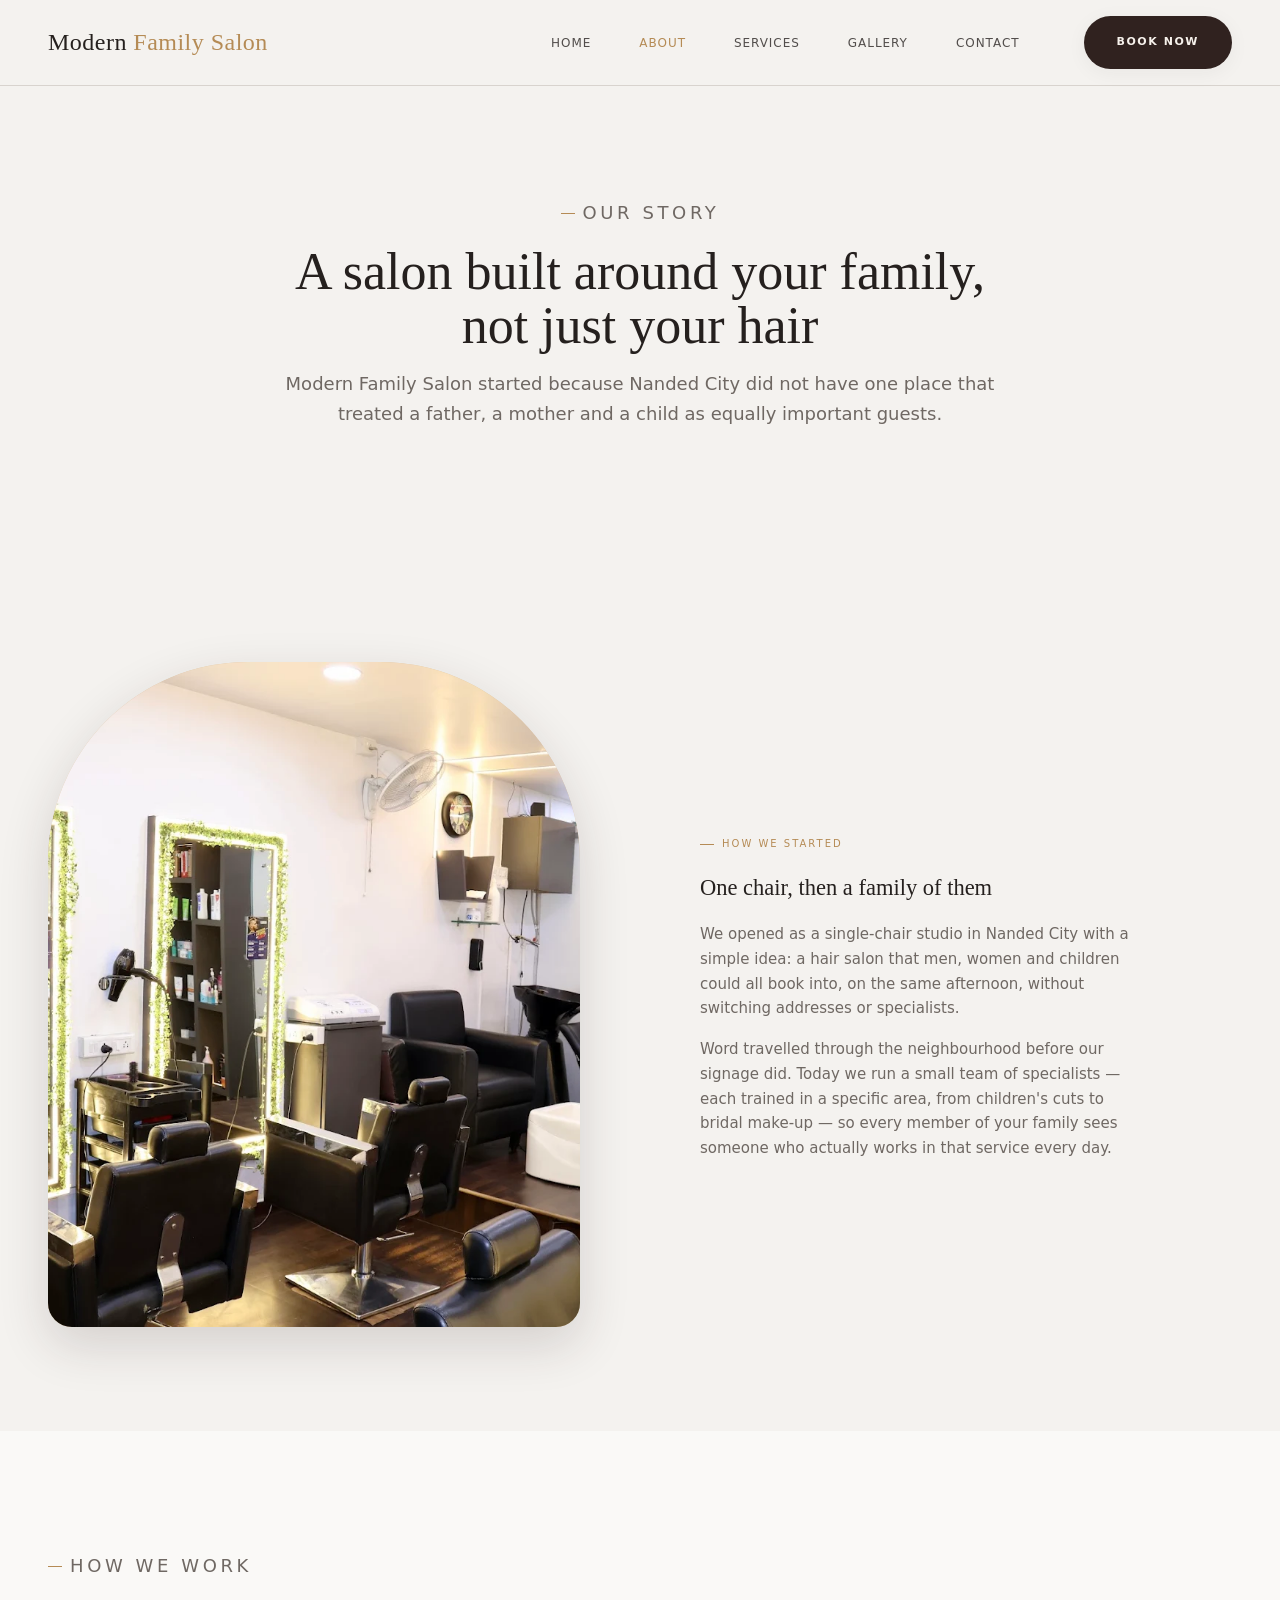
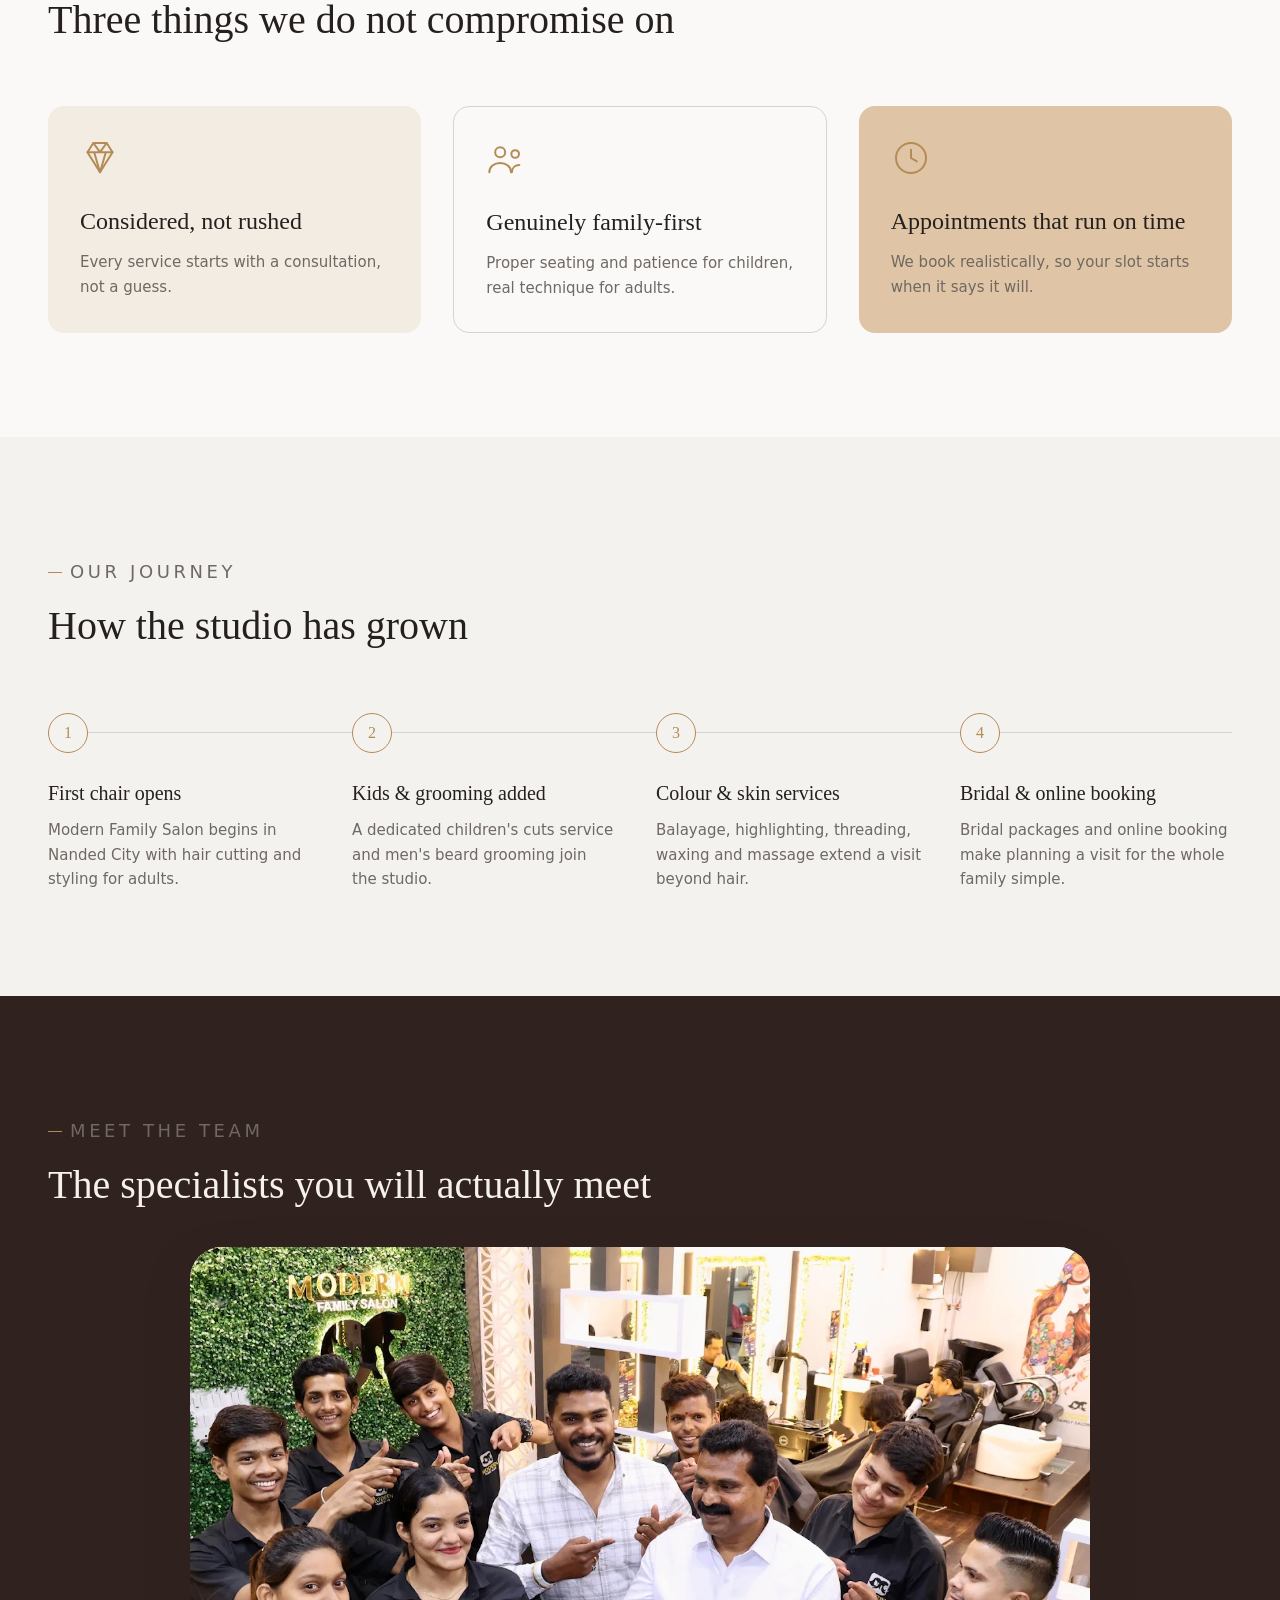
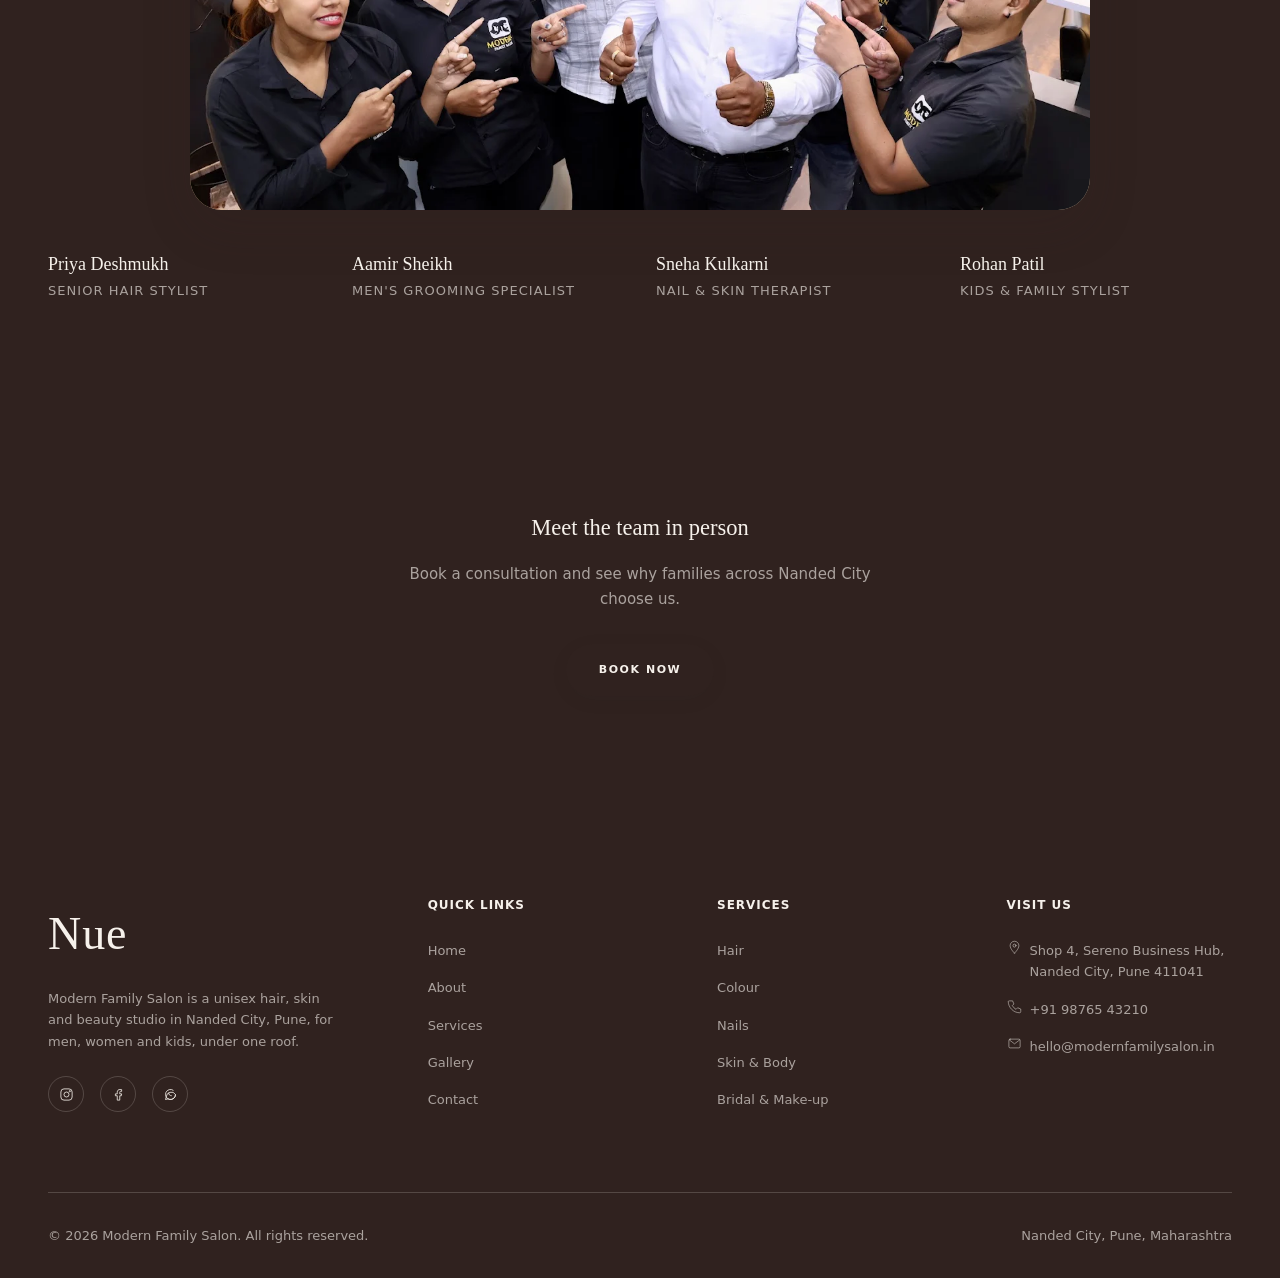
<file: about.html>
<!DOCTYPE html><html lang="en"><head><meta charset="UTF-8">
<title>About Us | Modern Family Salon, Unisex Salon in Nanded City, Pune</title>
<meta name="description" content="Learn about Modern Family Salon, the unisex hair and beauty salon in Nanded City, Pune serving men, women and kids since day one.">
<link rel="icon" href="data:image/svg+xml,%3Csvg xmlns='http://www.w3.org/2000/svg' viewBox='0 0 100 100'%3E%3Ctext y='.9em' font-size='90'%3E%F0%9F%92%87%3C/text%3E%3C/svg%3E">
<meta name="viewport" content="width=device-width, initial-scale=1">
<meta property="og:title" content="About Us | Modern Family Salon, Unisex Salon in Nanded City, Pune">
<meta property="og:description" content="Learn about Modern Family Salon, the unisex hair and beauty salon in Nanded City, Pune serving men, women and kids since day one.">
<meta property="og:type" content="website">
<meta property="og:url" content="https://modernfamilysalon.in/about.html">
<meta property="og:image" content="https://picsum.photos/seed/2500/1200/800">
<meta name="twitter:card" content="summary_large_image">
<meta name="twitter:title" content="About Us | Modern Family Salon, Unisex Salon in Nanded City, Pune">
<meta name="twitter:description" content="Learn about Modern Family Salon, the unisex hair and beauty salon in Nanded City, Pune serving men, women and kids since day one.">
<link rel="stylesheet" href="styles.css">
<script type="application/ld+json">{"@context":"https://schema.org","@type":"HairSalon","name":"Modern Family Salon","image":"https://picsum.photos/seed/90875/1200/800","description":"Learn about Modern Family Salon, the unisex hair and beauty salon in Nanded City, Pune serving men, women and kids since day one.","url":"https://modernfamilysalon.in/about.html","telephone":"+91-98765-43210","email":"hello@modernfamilysalon.in","priceRange":"₹₹","address":{"@type":"PostalAddress","streetAddress":"Shop 4, Sereno Business Hub, Nanded City","addressLocality":"Pune","addressRegion":"Maharashtra","postalCode":"411041","addressCountry":"IN"},"openingHoursSpecification":[{"@type":"OpeningHoursSpecification","dayOfWeek":["Monday","Tuesday","Wednesday","Thursday","Friday","Saturday"],"opens":"10:00","closes":"20:00"},{"@type":"OpeningHoursSpecification","dayOfWeek":"Sunday","opens":"11:00","closes":"18:00"}],"sameAs":["https://instagram.com/modernfamilysalon","https://facebook.com/modernfamilysalon"]}</script></head><body><header class="site-header"><div class="container"><a href="index.html" class="logo"><span>Modern</span> Family Salon</a>
<nav class="main-nav"><input type="checkbox" id="nav-toggle" class="nav-toggle"><label for="nav-toggle" class="nav-toggle-label" aria-label="Toggle menu"><span></span><span></span><span></span></label>
<ul class="nav-links">
<li><a href="index.html">Home</a></li>
<li><a href="about.html" aria-current="page">About</a></li>
<li><a href="services.html">Services</a></li>
<li><a href="gallery.html">Gallery</a></li>
<li><a href="contact.html">Contact</a></li>
</ul>
<a href="contact.html" class="btn btn-primary header-cta">Book Now</a>
</nav></div></header>
<section class="hero"><div class="container"><div class="section-heading center fade-up" style="max-width:760px"><p class="eyebrow" style="justify-content:center">OUR STORY</p><h1 style="font-size:var(--fs-h1)">A salon built around your family, not just your hair</h1><p style="margin-top:16px;color:var(--text-secondary);font-size:var(--fs-body-lg)">Modern Family Salon started because Nanded City did not have one place that treated a father, a mother and a child as equally important guests.</p></div></div></section>
<section><div class="container split">
<div class="fade-up"><div class="frame frame-arch" style="aspect-ratio:4/5"><img src="assets/interior.webp" alt="Interior of Modern Family Salon, a unisex salon in Nanded City, Pune" loading="lazy"></div></div>
<div class="fade-up d2"><p class="eyebrow">HOW WE STARTED</p><h2>One chair, then a family of them</h2>
<p style="margin:16px 0;color:var(--text-secondary);max-width:46ch">We opened as a single-chair studio in Nanded City with a simple idea: a hair salon that men, women and children could all book into, on the same afternoon, without switching addresses or specialists.</p>
<p style="color:var(--text-secondary);max-width:46ch">Word travelled through the neighbourhood before our signage did. Today we run a small team of specialists &mdash; each trained in a specific area, from children's cuts to bridal make-up &mdash; so every member of your family sees someone who actually works in that service every day.</p></div>
</div></section>

<section class="bg-raised"><div class="container">
<div class="section-heading"><p class="eyebrow">HOW WE WORK</p><h2>Three things we do not compromise on</h2></div>
<div class="grid grid-3">
<div class="card card-tint fade-up"><div class="card-icon"><svg viewBox="0 0 24 24" fill="none" stroke="currentColor" stroke-width="1.2" stroke-linecap="round" stroke-linejoin="round"><path d="M4.5 8.5L8 3h8l3.5 5.5L12 20.5z"/><path d="M4.5 8.5h15M8 3l4 5.5 4-5.5M8.5 8.5l3.5 12M15.5 8.5l-3.5 12"/></svg></div><h3>Considered, not rushed</h3><p>Every service starts with a consultation, not a guess.</p></div>
<div class="card fade-up d1"><div class="card-icon"><svg viewBox="0 0 24 24" fill="none" stroke="currentColor" stroke-width="1.2" stroke-linecap="round" stroke-linejoin="round"><circle cx="8.5" cy="8" r="3"/><path d="M2 20c0-3.3 2.9-5.6 6.5-5.6s6.5 2.3 6.5 5.6"/><circle cx="17.5" cy="9" r="2.3"/><path d="M15.5 20c.1-2.7 2-4.4 4.5-4.4"/></svg></div><h3>Genuinely family-first</h3><p>Proper seating and patience for children, real technique for adults.</p></div>
<div class="card card-beige fade-up d2"><div class="card-icon"><svg viewBox="0 0 24 24" fill="none" stroke="currentColor" stroke-width="1.2" stroke-linecap="round" stroke-linejoin="round"><circle cx="12" cy="12" r="9"/><path d="M12 7v5l3.5 2"/></svg></div><h3>Appointments that run on time</h3><p>We book realistically, so your slot starts when it says it will.</p></div>
</div></div></section>

<section><div class="container">
<div class="section-heading"><p class="eyebrow">OUR JOURNEY</p><h2>How the studio has grown</h2></div>
<div class="timeline">
<div class="timeline-step fade-up"><div class="timeline-num">1</div><h3>First chair opens</h3><p>Modern Family Salon begins in Nanded City with hair cutting and styling for adults.</p></div>
<div class="timeline-step fade-up d1"><div class="timeline-num">2</div><h3>Kids &amp; grooming added</h3><p>A dedicated children's cuts service and men's beard grooming join the studio.</p></div>
<div class="timeline-step fade-up d2"><div class="timeline-num">3</div><h3>Colour &amp; skin services</h3><p>Balayage, highlighting, threading, waxing and massage extend a visit beyond hair.</p></div>
<div class="timeline-step fade-up d3"><div class="timeline-num">4</div><h3>Bridal &amp; online booking</h3><p>Bridal packages and online booking make planning a visit for the whole family simple.</p></div>
</div></div></section>

<section class="bg-inverse"><div class="container">
<div class="section-heading" style="margin-bottom:40px"><p class="eyebrow">MEET THE TEAM</p><h2>The specialists you will actually meet</h2></div>
<div class="fade-up" style="max-width:900px;margin:0 auto"><div class="frame" style="aspect-ratio:16/10"><img src="assets/team.webp" alt="The Modern Family Salon team at the studio in Nanded City, Pune" loading="lazy"></div></div>
<div class="grid grid-4" style="margin-top:40px">
<div class="fade-up"><h3 style="font-size:18px">Priya Deshmukh</h3><p style="color:var(--text-on-dark-muted);font-size:13px;letter-spacing:.08em;text-transform:uppercase">Senior Hair Stylist</p></div>
<div class="fade-up d1"><h3 style="font-size:18px">Aamir Sheikh</h3><p style="color:var(--text-on-dark-muted);font-size:13px;letter-spacing:.08em;text-transform:uppercase">Men's Grooming Specialist</p></div>
<div class="fade-up d2"><h3 style="font-size:18px">Sneha Kulkarni</h3><p style="color:var(--text-on-dark-muted);font-size:13px;letter-spacing:.08em;text-transform:uppercase">Nail &amp; Skin Therapist</p></div>
<div class="fade-up d3"><h3 style="font-size:18px">Rohan Patil</h3><p style="color:var(--text-on-dark-muted);font-size:13px;letter-spacing:.08em;text-transform:uppercase">Kids &amp; Family Stylist</p></div>
</div></div></section>
<section class="bg-inverse"><div class="container" style="text-align:center"><h2 class="fade-up">Meet the team in person</h2><p style="margin:16px auto 32px;max-width:520px" class="fade-up d1">Book a consultation and see why families across Nanded City choose us.</p><a href="contact.html" class="btn btn-primary fade-up d2">Book Now</a></div></section>
<footer class="site-footer"><div class="container"><div class="footer-grid">
<div><div class="footer-logo">Nue</div><p class="footer-desc">Modern Family Salon is a unisex hair, skin and beauty studio in Nanded City, Pune, for men, women and kids, under one roof.</p>
<div class="social-row"><a href="https://instagram.com/modernfamilysalon" aria-label="Instagram"><svg viewBox="0 0 24 24" fill="none" stroke="currentColor" stroke-width="1.3"><rect x="3" y="3" width="18" height="18" rx="5"/><circle cx="12" cy="12" r="4"/><circle cx="17.3" cy="6.7" r="1"/></svg></a><a href="https://facebook.com/modernfamilysalon" aria-label="Facebook"><svg viewBox="0 0 24 24" fill="none" stroke="currentColor" stroke-width="1.3"><path d="M14 21v-7h2.5l.5-3H14V8.5c0-1 .3-1.5 1.7-1.5H17V4.2c-.5-.07-1.6-.2-2.7-.2-2.6 0-4.3 1.5-4.3 4.4V11H7v3h3v7z"/></svg></a><a href="https://wa.me/919876543210" aria-label="WhatsApp"><svg viewBox="0 0 24 24" fill="none" stroke="currentColor" stroke-width="1.3"><path d="M20 12a8 8 0 1 1-3.3-6.5"/><path d="M20 12a8 8 0 0 1-11.8 7L4 20l1.2-4A8 8 0 0 1 20 12z"/><path d="M9 9c0 3 2 5 5 5"/></svg></a></div></div>
<div><h4>Quick Links</h4><a href="index.html">Home</a><a href="about.html">About</a><a href="services.html">Services</a><a href="gallery.html">Gallery</a><a href="contact.html">Contact</a></div>
<div><h4>Services</h4><a href="services.html#hair">Hair</a><a href="services.html#colour">Colour</a><a href="services.html#nails">Nails</a><a href="services.html#skin-body">Skin &amp; Body</a><a href="services.html#bridal">Bridal &amp; Make-up</a></div>
<div><h4>Visit Us</h4><a href="https://maps.google.com/?q=Nanded+City+Pune" style="display:flex;gap:8px"><svg viewBox="0 0 24 24" fill="none" stroke="currentColor" stroke-width="1.2" stroke-linecap="round" stroke-linejoin="round"><path d="M12 21s7-6.5 7-12a7 7 0 1 0-14 0c0 5.5 7 12 7 12z"/><circle cx="12" cy="9" r="2.4"/></svg><span>Shop 4, Sereno Business Hub, Nanded City, Pune 411041</span></a><a href="tel:+919876543210" style="display:flex;gap:8px"><svg viewBox="0 0 24 24" fill="none" stroke="currentColor" stroke-width="1.2" stroke-linecap="round" stroke-linejoin="round"><path d="M5 3h4l2 5-2.5 2.5a13 13 0 0 0 6 6L17 14l5 2v4a2 2 0 0 1-2 2C10.5 22 2 13.5 2 4a1 1 0 0 1 1-1z"/></svg><span>+91 98765 43210</span></a><a href="mailto:hello@modernfamilysalon.in" style="display:flex;gap:8px"><svg viewBox="0 0 24 24" fill="none" stroke="currentColor" stroke-width="1.2" stroke-linecap="round" stroke-linejoin="round"><rect x="3" y="5" width="18" height="14" rx="2"/><path d="M4 6.5l8 6 8-6"/></svg><span>hello@modernfamilysalon.in</span></a></div>
</div><div class="footer-bottom"><span>&copy; 2026 Modern Family Salon. All rights reserved.</span><span>Nanded City, Pune, Maharashtra</span></div></div></footer></body></html>
</file>
<file: styles.css>
/* ===== Design tokens — swap these for your own brand values ===== */
:root{
  --color-page:#F4F2EF;--color-surface:#FAF9F7;--color-ink:#30221F;--color-ink-deep:#241916;--color-ink-hover:#44312C;
  --color-accent:#B58B55;--color-accent-tint:rgba(181,139,85,.12);--color-beige:#DFC5A5;--color-taupe:#A89B92;
  --color-border:#D8D3CE;--color-border-on-dark:rgba(246,241,235,.18);
  --text-primary:#25201E;--text-secondary:#6F6863;--text-muted:#938B85;--text-on-dark:#F6F1EB;--text-on-dark-muted:rgba(246,241,235,.62);--text-accent:#B58B55;
  --font-serif:"Cormorant Garamond","Bodoni Moda",Georgia,serif;--font-sans:"Inter","Montserrat",system-ui,sans-serif;
  --fs-hero:clamp(38px,7vw,64px);--lh-hero:1.04;--fs-h1:clamp(32px,5vw,52px);--lh-h1:1.08;--fs-h2:clamp(28px,4vw,40px);--lh-h2:1.12;--fs-h3:24px;--lh-h3:1.2;
  --fs-body-lg:18px;--lh-body-lg:1.7;--fs-body:15px;--lh-body:1.65;--fs-small:13px;--fs-nav:12px;--ls-nav:.08em;--fs-eyebrow:10px;--ls-eyebrow:.2em;--fs-button:11px;--ls-button:.14em;
  --space-xs:4px;--space-sm:8px;--space-md:16px;--space-lg:24px;--space-xl:32px;--space-2xl:48px;--space-3xl:64px;--space-4xl:96px;--space-5xl:120px;
  --section-y:104px;--section-y-tablet:80px;--section-y-mobile:64px;--container-max:1320px;--container-narrow:1200px;--measure:640px;
  --radius-sm:12px;--radius-md:16px;--radius-image:24px;--radius-image-lg:32px;--radius-pill:999px;--radius-asym:32px 4px 32px 4px;--radius-asym-r:4px 32px 4px 32px;
  --shadow-sm:0 4px 20px rgba(48,34,31,.05);--shadow-md:0 10px 35px rgba(48,34,31,.08);--shadow-image:0 18px 50px rgba(48,34,31,.16);--shadow-image-lg:0 30px 70px rgba(48,34,31,.22);
  --ease-out:cubic-bezier(.22,.61,.36,1);--dur-hover:250ms;--dur-reveal:650ms;--header-height:86px;
}
@import url("https://fonts.googleapis.com/css2?family=Cormorant+Garamond:ital,wght@0,300;0,400;0,500;0,600;1,300;1,400;1,500&family=Inter:wght@300;400;500;600&display=swap");
*{margin:0;padding:0;box-sizing:border-box}
html{scroll-behavior:smooth}
body{background:var(--color-page);color:var(--text-primary);font-family:var(--font-sans);font-size:var(--fs-body);line-height:var(--lh-body);-webkit-font-smoothing:antialiased;overflow-x:hidden}
img{max-width:100%;display:block}
a{color:var(--text-accent);text-decoration:none}
a:hover{text-decoration:underline;text-decoration-color:var(--text-accent);text-underline-offset:6px}
h1,h2,h3{font-family:var(--font-serif);font-weight:400;color:var(--text-primary);text-wrap:pretty}
p{text-wrap:pretty}
ul{list-style:none}
:focus-visible{outline:2px solid var(--text-accent);outline-offset:3px;border-radius:4px}
.container{max-width:var(--container-max);margin:0 auto;padding:0 var(--space-2xl)}
.container-narrow{max-width:var(--container-narrow);margin:0 auto;padding:0 var(--space-2xl)}
@media (max-width:640px){.container,.container-narrow{padding:0 var(--space-lg)}}
section{padding:var(--section-y) 0}
@media (max-width:1024px){section{padding:var(--section-y-tablet) 0}}
@media (max-width:640px){section{padding:var(--section-y-mobile) 0}}
.bg-raised{background:var(--color-surface)}
.bg-inverse{background:var(--color-ink);color:var(--text-on-dark)}
.bg-inverse h1,.bg-inverse h2,.bg-inverse h3{color:var(--text-on-dark)}
.bg-inverse p{color:var(--text-on-dark-muted)}

/* reveal-on-scroll fallback: CSS-only fade-in via animation on load (no JS) */
@keyframes fadeUp{from{opacity:0;transform:translateY(20px)}to{opacity:1;transform:translateY(0)}}
.fade-up{animation:fadeUp var(--dur-reveal) var(--ease-out) both}
.d1{animation-delay:.08s}.d2{animation-delay:.16s}.d3{animation-delay:.24s}.d4{animation-delay:.32s}
@keyframes fadeUpTilted{from{opacity:0;transform:translateY(20px) rotate3d(0,1,0,-5deg) translateZ(20px) scale(1.02)}to{opacity:1;transform:rotate3d(0,1,0,-5deg) translateZ(20px) scale(1.02)}}
.fade-up-tilt{animation:fadeUpTilted var(--dur-reveal) var(--ease-out) both}
@supports (animation-timeline: view()){
  .fade-up,.fade-up.d1,.fade-up.d2,.fade-up.d3,.fade-up.d4{animation:fadeUp .6s linear both;animation-timeline:view();animation-range:entry 0% cover 35%}
}

/* ===== Eyebrow / heading system ===== */
.eyebrow{display:inline-flex;align-items:center;gap:var(--space-sm);font-size:var(--fs-eyebrow);letter-spacing:var(--ls-eyebrow);text-transform:uppercase;color:var(--text-accent);font-weight:500;margin-bottom:var(--space-md)}
.eyebrow::before{content:"";width:14px;height:1px;background:var(--text-accent)}
.section-heading{max-width:640px;margin-bottom:var(--space-3xl)}
.section-heading h2{font-size:var(--fs-h2);line-height:var(--lh-h2)}
.section-heading p{margin-top:var(--space-md);color:var(--text-secondary);font-size:var(--fs-body-lg);line-height:var(--lh-body-lg)}
.accent-italic{font-style:italic;color:var(--text-accent)}
.center{text-align:center;margin-left:auto;margin-right:auto}

/* ===== Buttons ===== */
.btn{position:relative;overflow:hidden;display:inline-flex;align-items:center;justify-content:center;gap:var(--space-sm);font-family:var(--font-sans);font-size:var(--fs-button);letter-spacing:var(--ls-button);text-transform:uppercase;font-weight:600;padding:16px 32px;border-radius:var(--radius-pill);border:1px solid transparent;cursor:pointer;transition:transform var(--dur-hover) var(--ease-out),box-shadow var(--dur-hover) var(--ease-out),background var(--dur-hover) var(--ease-out);white-space:nowrap;text-decoration:none}
.btn:hover{text-decoration:none;transform:translateY(-2px)}
.btn::after{content:"";position:absolute;top:0;left:-60%;width:40%;height:100%;background:linear-gradient(115deg,transparent,rgba(255,255,255,.35),transparent);transform:skewX(-20deg);transition:left 650ms var(--ease-out)}
.btn:hover::after{left:130%}
.btn-primary{background:var(--color-ink);color:var(--text-on-dark);box-shadow:var(--shadow-sm)}
.btn-primary:hover{background:var(--color-ink-hover)}
.btn-secondary{background:transparent;border-color:var(--color-ink);color:var(--color-ink)}
.bg-inverse .btn-secondary{border-color:var(--text-on-dark);color:var(--text-on-dark)}
.btn-secondary:hover{background:var(--color-ink);color:var(--text-on-dark)}
.bg-inverse .btn-secondary:hover{background:var(--text-on-dark);color:var(--color-ink)}

/* ===== Sparkle decoration ===== */
@keyframes sparklePulse{0%,100%{transform:scale(1) rotate(0deg);opacity:.55}50%{transform:scale(1.25) rotate(12deg);opacity:1}}
.sparkle{position:absolute;color:var(--text-accent);opacity:.7;pointer-events:none;animation:sparklePulse 3.4s var(--ease-out) infinite}
.sparkle.d2{animation-delay:1.1s}.sparkle.d3{animation-delay:2s}
.arc-line{position:absolute;opacity:.5;pointer-events:none;color:var(--color-ink)}
@keyframes drift{0%,100%{transform:translateY(0)}50%{transform:translateY(-14px)}}
.drift{animation:drift 6s var(--ease-out) infinite}
.drift.slow{animation-duration:8.5s;animation-delay:.6s}

/* ===== Header ===== */
.site-header{height:var(--header-height);border-bottom:1px solid var(--color-border);background:var(--color-page);position:sticky;top:0;z-index:50}
.site-header .container{height:100%;display:flex;align-items:center;justify-content:space-between;gap:var(--space-xl)}
.logo{font-family:var(--font-serif);font-size:24px;color:var(--text-accent);letter-spacing:.02em;white-space:nowrap;flex-shrink:0}
.logo span{color:var(--text-primary)}
.main-nav{display:flex;align-items:center;gap:var(--space-3xl)}
.nav-links{display:flex;gap:var(--space-2xl)}
.nav-links a{font-size:var(--fs-nav);letter-spacing:var(--ls-nav);text-transform:uppercase;color:var(--text-primary);opacity:.78;transition:var(--dur-hover) var(--ease-out);text-decoration:none}
.nav-links a:hover,.nav-links a[aria-current="page"]{opacity:1;color:var(--text-accent)}
.nav-toggle,.nav-toggle-label{display:none}
@media (max-width:1150px){
  .nav-links{position:fixed;inset:var(--header-height) 0 0 0;background:var(--color-page);flex-direction:column;align-items:flex-start;padding:var(--space-3xl) var(--space-2xl);gap:var(--space-xl);transform:translateY(-12px);opacity:0;visibility:hidden;transition:opacity var(--dur-hover) var(--ease-out),transform var(--dur-hover) var(--ease-out);z-index:40}
  .nav-links a{font-size:16px}
  .nav-toggle-label{display:flex;flex-direction:column;justify-content:center;gap:5px;width:28px;height:22px;cursor:pointer;z-index:60}
  .nav-toggle-label span{display:block;width:100%;height:1px;background:var(--text-primary);transition:var(--dur-hover) var(--ease-out)}
  .nav-toggle:checked ~ .nav-links{transform:translateY(0);opacity:1;visibility:visible}
  .header-cta{display:none}
}
@media (max-width:1150px){
  .nav-toggle:checked ~ .nav-toggle-label span:nth-child(1){transform:translateY(6px) rotate(45deg)}
  .nav-toggle:checked ~ .nav-toggle-label span:nth-child(2){opacity:0}
  .nav-toggle:checked ~ .nav-toggle-label span:nth-child(3){transform:translateY(-6px) rotate(-45deg)}
}

/* ===== Hero / split layouts ===== */
.hero{position:relative;padding:var(--space-4xl) 0 var(--space-3xl)}
.split{display:grid;grid-template-columns:1fr 1fr;gap:var(--space-5xl);align-items:center}
@media (max-width:900px){.split{grid-template-columns:1fr;gap:var(--space-3xl)}}
.split.reverse{direction:rtl}.split.reverse>*{direction:ltr}
.hero h1{font-size:var(--fs-hero);line-height:var(--lh-hero)}
.hero .lead{margin:var(--space-lg) 0 var(--space-xl);color:var(--text-secondary);font-size:var(--fs-body-lg);max-width:44ch}
.stack{position:relative;perspective:1200px}

/* ===== Full-width hero banner ===== */
.hero-banner{position:relative;width:100%;height:86vh;min-height:560px;max-height:860px;overflow:hidden}
.hero-banner .banner-img-wrap{position:absolute;inset:0;overflow:hidden}
.hero-banner img{width:100%;height:100%;object-fit:cover;object-position:center 25%;animation:heroZoom 9s var(--ease-out) forwards}
@keyframes heroZoom{from{transform:scale(1.14)}to{transform:scale(1)}}
.hero-banner .scrim{position:absolute;inset:0;background:linear-gradient(180deg,rgba(37,32,30,.15) 0%,rgba(37,32,30,.5) 40%,rgba(37,32,30,.88) 70%,rgba(37,32,30,.92) 100%)}
.hero-banner .hero-content{position:absolute;left:0;right:0;bottom:0;padding:0 var(--space-2xl) var(--space-4xl);max-width:var(--container-max);margin:0 auto;color:var(--text-on-dark)}
.hero-banner .hero-content .eyebrow{color:var(--text-accent)}
.hero-banner .hero-content h1{color:var(--text-on-dark)}
.hero-banner .hero-content p.lead{color:var(--text-on-dark-muted)}
@keyframes heroEnter{from{opacity:0;transform:translateY(46px)}to{opacity:1;transform:translateY(0)}}
.hero-enter{opacity:0;animation:heroEnter 900ms var(--ease-out) forwards}
.he1{animation-delay:.15s}.he2{animation-delay:.32s}.he3{animation-delay:.48s}.he4{animation-delay:.62s}
@media (max-width:900px){.hero-banner{height:78vh;min-height:480px}}
@media (max-width:640px){.hero-banner{height:88vh;min-height:520px}.hero-banner .hero-content{padding:0 var(--space-lg) var(--space-3xl)}}
.hero-badge{position:absolute;right:var(--space-2xl);bottom:22%;z-index:3;background:var(--color-surface);color:var(--text-primary);padding:22px 30px;border-radius:var(--radius-md);box-shadow:var(--shadow-image-lg);transform:perspective(900px) rotate3d(1,1,0,10deg);animation:badgeFloat 4.5s ease-in-out infinite}
.hero-badge .num{font-family:var(--font-serif);font-size:32px;color:var(--text-accent);line-height:1}
.hero-badge .lbl{font-size:11px;letter-spacing:.08em;text-transform:uppercase;color:var(--text-secondary);margin-top:4px}
@keyframes badgeFloat{0%,100%{transform:perspective(900px) rotate3d(1,1,0,10deg) translateY(0)}50%{transform:perspective(900px) rotate3d(1,1,0,10deg) translateY(-12px)}}
@media (max-width:900px){.hero-badge{display:none}}

/* ===== Hero image carousel (CSS-only, 5s per slide) ===== */
.hero-carousel{position:absolute;inset:0}
.hero-carousel .slide{position:absolute;inset:0;width:100%;height:100%;object-fit:cover;object-position:center 25%;opacity:0;animation:slideCycle 20s ease-in-out infinite}
.hero-carousel .slide:nth-child(1){animation-delay:0s}
.hero-carousel .slide:nth-child(2){animation-delay:5s}
.hero-carousel .slide:nth-child(3){animation-delay:10s}
.hero-carousel .slide:nth-child(4){animation-delay:15s}
@keyframes slideCycle{0%{opacity:0;transform:scale(1.08)}5%{opacity:1}30%{opacity:1;transform:scale(1)}35%{opacity:0}100%{opacity:0}}

/* ===== Animated stat counter (CSS-only) ===== */
@property --num{syntax:'<integer>';inherits:false;initial-value:0}
.counter{--num:0;counter-reset:num var(--num);animation:countUp 1.8s var(--ease-out) .3s forwards}
.counter::after{content:counter(num)}
@keyframes countUp{to{--num:var(--to)}}

/* image frames — layered, dimensional */
.frame{border-radius:var(--radius-image-lg);overflow:hidden;box-shadow:var(--shadow-image);background:var(--color-beige);transition:transform 550ms var(--ease-out),box-shadow 550ms var(--ease-out)}
.frame img{width:100%;height:100%;object-fit:cover;transition:transform 700ms var(--ease-out)}
.frame:hover{transform:rotate3d(1,-1,0,4deg) translateY(-6px) scale(1.015);box-shadow:var(--shadow-image-lg)}
.frame:hover img{transform:scale(1.06)}
.split,.layered,.service-row,.grid,.gal-grid{perspective:1200px}
.frame-arch{border-radius:200px 200px var(--radius-image) var(--radius-image)}
.frame-asym{border-radius:var(--radius-asym)}
.frame-asym-r{border-radius:var(--radius-asym-r)}
.frame-tilt{transform:rotate(-3deg) translateZ(0);transition:transform 700ms var(--ease-out)}
.frame-float{position:relative;z-index:2}
.frame-behind{position:absolute;z-index:1;filter:saturate(.9)}
.layered{position:relative;perspective:1600px}
.layered .frame-behind{width:62%;top:14%;left:-8%;transform:rotate3d(0,1,0,-22deg) translateZ(-30px) translateY(0);box-shadow:var(--shadow-image);animation:layerFloat 5.5s ease-in-out infinite}
.layered .frame-float{width:78%;margin-left:auto;box-shadow:var(--shadow-image-lg);transform:rotate3d(0,1,0,8deg) translateZ(40px);animation:layerFloat2 5.5s ease-in-out infinite 1.2s}
@keyframes layerFloat{0%,100%{transform:rotate3d(0,1,0,-22deg) translateZ(-30px) translateY(0)}50%{transform:rotate3d(0,1,0,-22deg) translateZ(-30px) translateY(-14px)}}
@keyframes layerFloat2{0%,100%{transform:rotate3d(0,1,0,8deg) translateZ(40px) translateY(0)}50%{transform:rotate3d(0,1,0,8deg) translateZ(40px) translateY(-16px)}}
@media (max-width:640px){.layered .frame-behind{display:none}.layered .frame-float{width:100%;animation:none;transform:none}}

/* ===== Feature / service cards ===== */
.grid{display:grid;gap:var(--space-xl)}
.grid-3{grid-template-columns:repeat(3,1fr)}
.grid-4{grid-template-columns:repeat(4,1fr)}
@media (max-width:900px){.grid-3,.grid-4{grid-template-columns:repeat(2,1fr)}}
@media (max-width:560px){.grid-3,.grid-4{grid-template-columns:1fr}}
.card{background:var(--color-surface);border-radius:var(--radius-md);padding:var(--space-xl);border:1px solid var(--color-border);transition:transform 450ms var(--ease-out),box-shadow 450ms var(--ease-out);transform-style:preserve-3d}
.card:hover{transform:translateY(-8px) rotate3d(1,-0.3,0,3deg);box-shadow:var(--shadow-md)}
.card .card-icon{transition:transform 450ms var(--ease-out)}
.card:hover .card-icon{transform:translateY(-3px) scale(1.08)}
.card-beige{background:var(--color-beige);border:none}
.card-tint{background:var(--color-accent-tint);border:none}
.card-icon{width:40px;height:40px;color:var(--text-accent);margin-bottom:var(--space-lg)}
.card-thumb{width:100%;aspect-ratio:16/10;border-radius:var(--radius-sm);overflow:hidden;margin-bottom:var(--space-lg);box-shadow:var(--shadow-sm)}
.card-thumb img{width:100%;height:100%;object-fit:cover;transition:transform 550ms var(--ease-out)}
.card:hover .card-thumb img{transform:scale(1.08)}
.card h3{font-size:var(--fs-h3);margin-bottom:var(--space-sm)}
.card p{color:var(--text-secondary)}

/* ===== Service rows (no container, full-width two-col) ===== */
.service-row{display:grid;grid-template-columns:1fr 1fr;gap:var(--space-5xl);align-items:center;padding:var(--space-3xl) 0;border-bottom:1px solid var(--color-border)}
.service-row:last-child{border-bottom:none}
@media (max-width:900px){.service-row{grid-template-columns:1fr;gap:var(--space-xl)}}
.service-row .frame{aspect-ratio:4/3}
.service-list{list-style:none}
.service-list li{display:flex;justify-content:space-between;gap:var(--space-md);padding:var(--space-md) 0;border-bottom:1px solid var(--color-border);font-size:var(--fs-body-lg)}
.service-list li:last-child{border-bottom:none}
.service-list .svc-name{font-family:var(--font-serif);font-size:20px}
.service-list .svc-desc{color:var(--text-secondary);font-size:var(--fs-body);margin-top:2px}
.service-list .svc-price{color:var(--text-accent);font-family:var(--font-serif);font-size:20px;white-space:nowrap}

/* ===== Stats / results ===== */
.stats{display:grid;grid-template-columns:repeat(4,1fr);gap:var(--space-xl);text-align:center}
@media (max-width:900px){.stats{grid-template-columns:repeat(2,1fr)}}
.stat-num{font-family:var(--font-serif);font-size:var(--fs-h1);color:var(--text-accent)}
.stat-label{margin-top:var(--space-sm);font-size:var(--fs-nav);letter-spacing:var(--ls-nav);text-transform:uppercase;color:var(--text-on-dark-muted)}

/* ===== Process timeline ===== */
.timeline{position:relative;display:grid;grid-template-columns:repeat(4,1fr);gap:var(--space-xl);margin-top:var(--space-2xl)}
.timeline::before{content:"";position:absolute;top:19px;left:0;right:0;height:1px;background:var(--color-border)}
@media (max-width:900px){.timeline{grid-template-columns:1fr;gap:var(--space-3xl)}.timeline::before{top:0;bottom:0;left:19px;width:1px;height:auto;right:auto}}
.timeline-step{position:relative;padding-top:var(--space-2xl)}
@media (max-width:900px){.timeline-step{padding-top:0;padding-left:var(--space-2xl)}}
.timeline-num{position:absolute;top:0;left:0;width:40px;height:40px;border-radius:50%;background:var(--color-page);border:1px solid var(--color-accent);color:var(--text-accent);font-family:var(--font-serif);font-size:16px;display:flex;align-items:center;justify-content:center}
.timeline-step h3{font-size:20px;margin:var(--space-md) 0 var(--space-sm)}
.timeline-step p{color:var(--text-secondary)}

/* ===== Pricing tiers ===== */
.pricing{display:grid;grid-template-columns:repeat(3,1fr);gap:var(--space-xl);align-items:stretch;perspective:1800px}
@media (max-width:900px){.pricing{grid-template-columns:1fr}}
.tier{background:var(--color-surface);border:1px solid var(--color-border);border-radius:var(--radius-md);padding:var(--space-2xl);display:flex;flex-direction:column;transition:transform var(--dur-hover) var(--ease-out)}
.tier:hover{transform:translateY(-6px)}
.tier-featured{background:var(--color-ink);color:var(--text-on-dark);border:none;transform:rotate3d(0,1,0,-5deg) translateZ(20px) scale(1.02);box-shadow:0 30px 60px rgba(48,34,31,.35)}
.tier-featured:hover{transform:rotate3d(0,1,0,0deg) translateZ(30px) scale(1.04) translateY(-6px)}
.tier-featured .tier-price,.tier-featured h3{color:var(--text-on-dark)}
.tier-featured .tier-desc,.tier-featured li{color:var(--text-on-dark-muted)}
.tier-name{font-size:var(--fs-eyebrow);letter-spacing:var(--ls-eyebrow);text-transform:uppercase;color:var(--text-accent)}
.tier-price{font-family:var(--font-serif);font-size:44px;margin:var(--space-md) 0}
.tier-price sup{font-size:16px;font-family:var(--font-sans)}
.tier-desc{color:var(--text-secondary);margin-bottom:var(--space-xl);min-height:44px}
.tier ul{margin-bottom:var(--space-xl);flex-grow:1}
.tier li{padding:var(--space-sm) 0;display:flex;gap:var(--space-sm);font-size:var(--fs-small);border-bottom:1px solid var(--color-border-on-dark)}
.tier:not(.tier-featured) li{border-bottom:1px solid var(--color-border)}
.tier li svg{flex-shrink:0;width:14px;height:14px;color:var(--text-accent);margin-top:2px}

/* ===== Comparison table ===== */
.compare{width:100%;border-collapse:collapse;background:var(--color-surface);border-radius:var(--radius-md);overflow:hidden;box-shadow:var(--shadow-sm)}
.compare th,.compare td{padding:var(--space-lg);text-align:left;border-bottom:1px solid var(--color-border);font-size:var(--fs-body)}
.compare th{font-family:var(--font-serif);font-size:18px;font-weight:400;background:var(--color-page)}
.compare thead th:not(:first-child){text-align:center}
.compare td:not(:first-child){text-align:center}
.compare tbody tr:last-child td{border-bottom:none}
.compare .yes{color:var(--text-accent);font-size:18px}
.compare .highlight-col{background:var(--color-accent-tint)}
.compare-wrap{overflow-x:auto}

/* ===== Testimonials ===== */
.testi-grid{display:grid;grid-template-columns:1fr 1fr;gap:0}
@media (max-width:900px){.testi-grid{grid-template-columns:1fr}}
.testi{padding:var(--space-2xl);border-right:1px solid var(--color-border-on-dark);border-bottom:1px solid var(--color-border-on-dark)}
.testi:nth-child(2n){border-right:none}
@media (max-width:900px){.testi{border-right:none}}
.testi p.quote{font-family:var(--font-serif);font-size:22px;line-height:1.4;margin-bottom:var(--space-lg)}
.testi .name{font-size:var(--fs-nav);letter-spacing:var(--ls-nav);text-transform:uppercase;color:var(--text-accent)}

/* ===== Testimonial carousel (CSS-only autoplay) ===== */
.testi-carousel{position:relative;max-width:760px;margin:0 auto;min-height:220px;text-align:center;perspective:1400px}
.testi-carousel::before,.testi-carousel::after{content:"";position:absolute;inset:0;border:1px solid var(--color-border-on-dark);border-radius:var(--radius-md);z-index:0}
.testi-carousel::before{transform:rotate3d(0,1,0,10deg) translateZ(-40px) translateY(10px);opacity:.5}
.testi-carousel::after{transform:rotate3d(0,1,0,-10deg) translateZ(-70px) translateY(20px);opacity:.28}
.testi-slide{position:absolute;inset:0;opacity:0;animation:testiCycle 24s ease-in-out infinite}
.testi-slide:nth-child(1){animation-delay:0s}
.testi-slide:nth-child(2){animation-delay:6s}
.testi-slide:nth-child(3){animation-delay:12s}
.testi-slide:nth-child(4){animation-delay:18s}
@keyframes testiCycle{0%{opacity:0;transform:translateY(14px)}5%{opacity:1;transform:translateY(0)}30%{opacity:1}35%{opacity:0;transform:translateY(-14px)}100%{opacity:0}}
.testi-slide .quote{font-family:var(--font-serif);font-size:26px;line-height:1.4;margin-bottom:var(--space-lg)}
.testi-slide .name{font-size:var(--fs-nav);letter-spacing:var(--ls-nav);text-transform:uppercase;color:var(--text-accent)}
.carousel-dots{position:relative;top:150px;display:flex;justify-content:center;gap:10px}
.carousel-dots span{width:7px;height:7px;border-radius:50%;background:var(--color-border-on-dark);animation:dotActive 24s ease-in-out infinite}
.carousel-dots span:nth-child(1){animation-delay:0s}
.carousel-dots span:nth-child(2){animation-delay:6s}
.carousel-dots span:nth-child(3){animation-delay:12s}
.carousel-dots span:nth-child(4){animation-delay:18s}
@keyframes dotActive{0%,100%{background:var(--color-border-on-dark);transform:scale(1)}5%,30%{background:var(--text-accent);transform:scale(1.3)}35%{background:var(--color-border-on-dark);transform:scale(1)}}

/* ===== Accordion (FAQ) — pure CSS details/summary ===== */
.accordion{max-width:660px}
.accordion details{border:1px solid var(--color-border);border-radius:var(--radius-pill);margin-bottom:var(--space-md);overflow:hidden;transition:border-radius var(--dur-hover) var(--ease-out)}
.accordion details[open]{border-radius:var(--radius-md)}
.accordion summary{list-style:none;cursor:pointer;padding:var(--space-lg) var(--space-xl);display:flex;justify-content:space-between;align-items:center;font-family:var(--font-serif);font-size:18px}
.accordion summary::-webkit-details-marker{display:none}
.accordion .plus{font-family:var(--font-serif);font-size:24px;color:var(--text-accent);transition:transform var(--dur-hover) var(--ease-out);flex-shrink:0;margin-left:var(--space-lg)}
.accordion details[open] .plus{transform:rotate(45deg)}
.accordion .answer{padding:0 var(--space-xl) var(--space-xl);color:var(--text-secondary)}

/* ===== Before / after ===== */
.before-after{display:grid;grid-template-columns:1fr 1fr;gap:var(--space-md);position:relative}
@media (max-width:640px){.before-after{grid-template-columns:1fr}}
.ba-panel{position:relative;border-radius:var(--radius-image);overflow:hidden;box-shadow:var(--shadow-image);aspect-ratio:3/4}
.ba-tag{position:absolute;top:var(--space-md);left:var(--space-md);background:var(--color-ink);color:var(--text-on-dark);font-size:var(--fs-eyebrow);letter-spacing:var(--ls-eyebrow);text-transform:uppercase;padding:6px 14px;border-radius:var(--radius-pill)}
.ba-divider{position:absolute;top:0;bottom:0;left:50%;width:1px;background:var(--color-page);display:none}
@media (min-width:641px){.ba-divider{display:block}}

/* ===== Gallery grid ===== */
.gal-grid{display:grid;grid-template-columns:repeat(4,1fr);gap:var(--space-md)}
.gal-grid .frame{aspect-ratio:1/1}
.gal-grid .frame:nth-child(4n+1){aspect-ratio:1/1.3;grid-row:span 2}
@media (max-width:900px){.gal-grid{grid-template-columns:repeat(2,1fr)}.gal-grid .frame:nth-child(4n+1){grid-row:span 1}}

/* ===== Forms ===== */
.form-grid{display:grid;grid-template-columns:1fr 1fr;gap:var(--space-xl)}
@media (max-width:640px){.form-grid{grid-template-columns:1fr}}
.field{display:flex;flex-direction:column;gap:var(--space-sm)}
.field.full{grid-column:1/-1}
.field label{font-size:var(--fs-nav);letter-spacing:var(--ls-nav);text-transform:uppercase;color:var(--text-secondary)}
.field input,.field select,.field textarea{font-family:var(--font-sans);font-size:var(--fs-body);padding:var(--space-md) 0;border:none;border-bottom:1px solid var(--color-border);background:transparent;color:var(--text-primary);transition:border-color var(--dur-hover) var(--ease-out)}
.field textarea{resize:vertical;min-height:100px}
.field input:focus,.field select:focus,.field textarea:focus{border-color:var(--text-accent);outline:none}
.field input:required:invalid:not(:placeholder-shown){border-color:#a5453a}

/* ===== Footer ===== */
.site-footer{background:var(--color-ink);color:var(--text-on-dark);padding:var(--space-4xl) 0 var(--space-xl)}
.footer-grid{display:grid;grid-template-columns:1.4fr 1fr 1fr 1fr;gap:var(--space-3xl)}
@media (max-width:900px){.footer-grid{grid-template-columns:1fr 1fr;gap:var(--space-2xl)}}
@media (max-width:560px){.footer-grid{grid-template-columns:1fr}}
.footer-grid h4{font-size:var(--fs-nav);letter-spacing:var(--ls-nav);text-transform:uppercase;color:var(--text-on-dark);margin-bottom:var(--space-lg);font-family:var(--font-sans);font-weight:600}
.footer-grid a{color:var(--text-on-dark-muted);font-size:var(--fs-small);display:block;margin-bottom:var(--space-md)}
.footer-grid a svg{width:15px;height:15px;flex-shrink:0}
.footer-grid a:hover{color:var(--text-accent)}
.footer-logo{font-family:var(--font-serif);font-size:46px;color:var(--text-on-dark);letter-spacing:.02em;margin-bottom:var(--space-md)}
.footer-desc{color:var(--text-on-dark-muted);font-size:var(--fs-small);max-width:36ch}
.social-row{display:flex;gap:var(--space-md);margin-top:var(--space-lg)}
.social-row a{width:36px;height:36px;border:1px solid var(--border-on-dark,rgba(246,241,235,.18));border-radius:50%;display:flex;align-items:center;justify-content:center;color:var(--text-on-dark)}
.social-row a:hover{border-color:var(--text-accent);color:var(--text-accent)}
.social-row svg{width:16px;height:16px}
.footer-bottom{border-top:1px solid var(--color-border-on-dark);margin-top:var(--space-3xl);padding-top:var(--space-xl);display:flex;justify-content:space-between;flex-wrap:wrap;gap:var(--space-md);font-size:var(--fs-small);color:var(--text-on-dark-muted)}

/* ===== Utility ===== */
.mt-0{margin-top:0}
.flex-between{display:flex;justify-content:space-between;align-items:center;flex-wrap:wrap;gap:var(--space-lg)}
.tag-row{display:flex;gap:var(--space-sm);flex-wrap:wrap;margin-top:var(--space-lg)}
.tag{font-size:var(--fs-small);color:var(--text-secondary);border:1px solid var(--color-border);border-radius:var(--radius-pill);padding:6px 16px}
</file>
